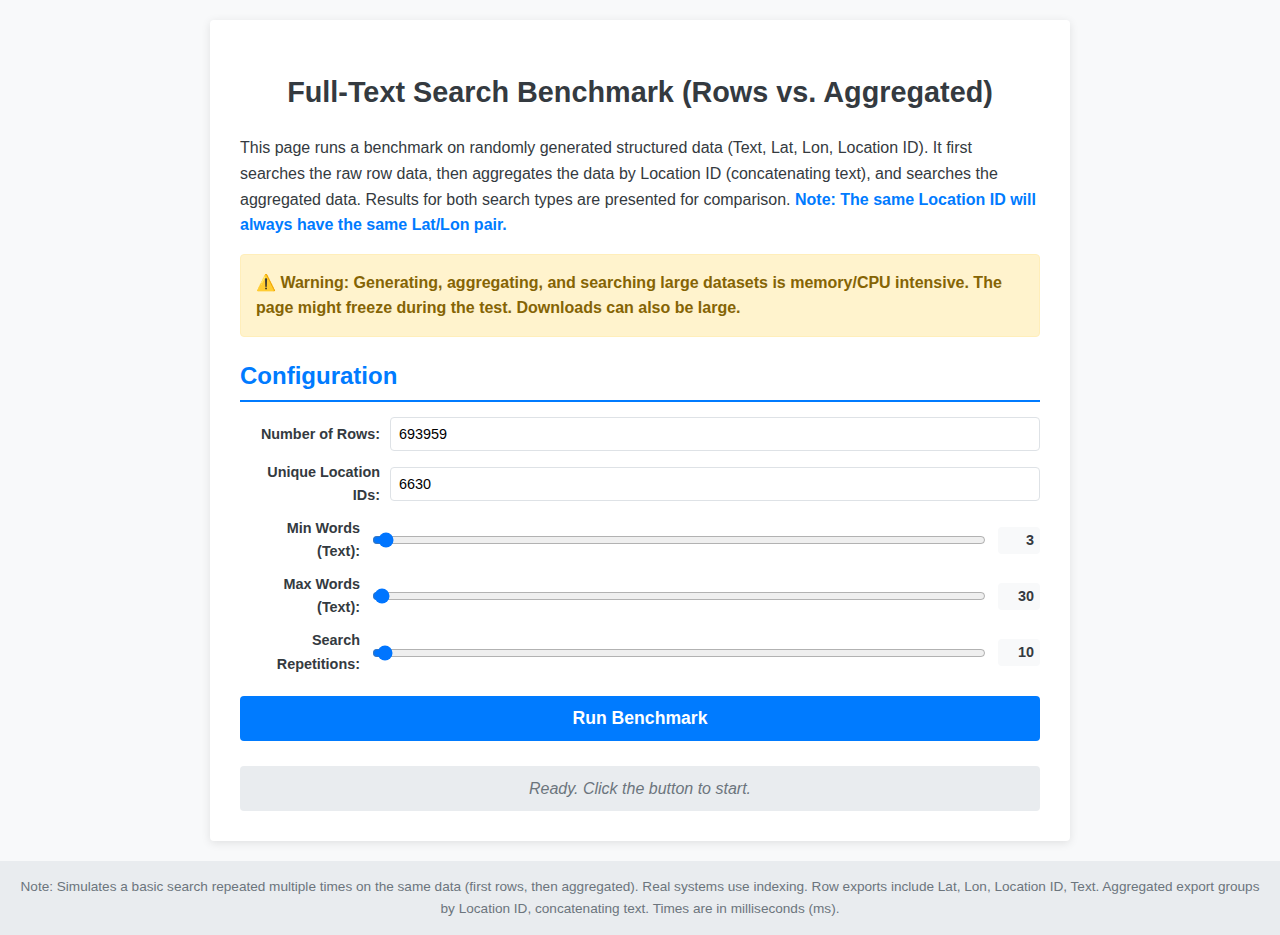
<file: full_text_search_benchmark/index.html>
<!DOCTYPE html>
<html lang="en">
<head>
    <meta charset="UTF-8">
    <meta name="viewport" content="width=device-width, initial-scale=1.0">
    <title>Full-Text Search Benchmark (Rows vs. Aggregated) in JS</title>
    <style>
        /* --- Base Styles, Container, Header, p, hr --- */
        :root { /* ... colors etc ... */
            --primary-color: #007bff; --secondary-color: #6c757d; --success-color: #28a745; --warning-color: #ffc107; --danger-color: #dc3545; --light-color: #f8f9fa; --dark-color: #343a40; --border-color: #dee2e6; --font-family-sans-serif: -apple-system, BlinkMacSystemFont, "Segoe UI", Roboto, "Helvetica Neue", Arial, sans-serif; --border-radius: 0.25rem;
        }
        body { /* ... basic body styles ... */
            font-family: var(--font-family-sans-serif); line-height: 1.6; background-color: var(--light-color); color: var(--dark-color); margin: 0; padding: 0; display: flex; flex-direction: column; min-height: 100vh;
        }
        .container { /* ... container styles ... */
             width: 90%; max-width: 800px; margin: 20px auto; background-color: #fff; padding: 30px; border-radius: var(--border-radius); box-shadow: 0 2px 10px rgba(0,0,0,0.1); flex-grow: 1;
        }
        header h1 { /* ... header styles ... */
             color: var(--dark-color); text-align: center; margin-bottom: 20px; font-size: 1.8em;
        }
        p { margin-bottom: 1rem; }
        hr { border: 0; border-top: 1px solid var(--border-color); margin: 1.5rem 0; }

        /* --- Button Styles --- */
        button#runTestButton {
            display: block; width: 100%; padding: 12px 20px; font-size: 1.1em; font-weight: bold; color: #fff; background-color: var(--primary-color); border: none; border-radius: var(--border-radius); cursor: pointer; transition: background-color 0.2s ease, opacity 0.2s ease; margin-top: 20px;
        }
        button#runTestButton:hover:not(:disabled) { background-color: #0056b3; }
        button#runTestButton:disabled { background-color: var(--secondary-color); cursor: not-allowed; opacity: 0.7; }

        /* Download Buttons Style (Shared Styling) */
        .download-button {
            padding: 8px 15px;
            font-size: 0.9em;
            color: var(--primary-color);
            background-color: transparent;
            border: 1px solid var(--primary-color);
            border-radius: var(--border-radius);
            cursor: pointer;
            transition: background-color 0.2s ease, color 0.2s ease;
            margin-top: 5px; /* Adjusted margin */
            margin-right: 10px; /* Spacing between buttons */
            display: inline-block; /* Allow buttons side-by-side */
            width: fit-content; /* Size to content */
        }
        .download-button:last-of-type {
            margin-right: 0; /* No right margin for the last button */
        }
        .download-button:hover:not(:disabled) {
            background-color: var(--primary-color);
            color: #fff;
        }
        .download-button:disabled {
             color: var(--secondary-color);
             border-color: var(--secondary-color);
             cursor: not-allowed;
             opacity: 0.7;
        }
        /* Container for download buttons */
        #downloadButtonsContainer {
            margin-top: 15px; /* Spacing from table */
        }

        /* --- Sections & Configuration --- */
         .config-section, .results-section, .samples-section { margin-bottom: 25px; }
         .config-section h2, .results-section h2, .samples-section h2 { /* ... section header styles ... */
             margin-bottom: 15px; color: var(--primary-color); border-bottom: 2px solid var(--primary-color); padding-bottom: 5px;
         }
         .results-section h3 { /* Sub-heading for results types */
            margin-top: 1.2rem;
            margin-bottom: 0.8rem;
            color: var(--secondary-color);
            font-size: 1.1em;
            border-bottom: 1px dashed var(--border-color);
            padding-bottom: 3px;
         }
        .slider-container { /* ... slider styles ... */
             display: flex; align-items: center; margin-bottom: 10px; gap: 10px;
        }
        .slider-container label { flex-basis: 120px; text-align: right; font-weight: bold; font-size: 0.9em; } /* Adjusted flex-basis */
        .slider-container input[type="range"] { flex-grow: 1; cursor: pointer; }
        .slider-container output { font-weight: bold; min-width: 30px; text-align: right; background-color: var(--light-color); padding: 2px 6px; border-radius: var(--border-radius); font-size: 0.9em; }

         /* Input Field Configuration Style */
         .input-container {
             display: flex;
             align-items: center;
             margin-bottom: 10px;
             gap: 10px;
         }
         .input-container label {
             flex-basis: 140px; /* Increased basis to fit longer labels */
             text-align: right;
             font-weight: bold;
             font-size: 0.9em;
             flex-shrink: 0; /* Prevent label shrinking */
         }
         .input-container input[type="number"] {
             flex-grow: 1;
             padding: 8px;
             border: 1px solid var(--border-color);
             border-radius: var(--border-radius);
             font-size: 0.9em;
             min-width: 80px; /* Ensure input doesn't get too small */
         }

        /* --- Status & Results Styling --- */
        #statusMessage {
             font-style: italic; color: var(--secondary-color);
             padding: 10px; border-radius: var(--border-radius); margin-top: 15px;
             min-height: 1.5em; text-align: center; background-color: #e9ecef;
        }
        #results { /* ... results div styles ... */
             margin-top: 10px; padding: 15px; border: 1px solid var(--border-color); background-color: var(--light-color); border-radius: var(--border-radius); word-wrap: break-word;
        }
        #results p { margin-bottom: 0.5rem; line-height: 1.4; } /* Compact results */
        #results p:last-child { margin-bottom: 0; }
        #results strong { /* ... strong tag styles ... */
             display: inline-block; min-width: 210px; /* Increased width */ color: var(--dark-color); font-weight: 600;
        }
        #results .note { font-size: 0.85em; color: var(--secondary-color); margin-top: 0.8rem; }

        /* --- Samples Table Styling --- */
        #samplesContainer {
            margin-top: 15px;
            max-height: 250px; /* Limit height and add scroll */
            overflow-y: auto;
            border: 1px solid var(--border-color);
            border-radius: var(--border-radius);
        }
        #samplesTable {
            width: 100%;
            border-collapse: collapse;
            font-size: 0.9em;
        }
        #samplesTable th, #samplesTable td {
            border: 1px solid var(--border-color);
            padding: 6px 8px;
            text-align: left;
            vertical-align: top;
        }
        #samplesTable th {
            background-color: var(--light-color);
            position: sticky; /* Keep header visible on scroll */
            top: 0;
            z-index: 1;
        }
        #samplesTable td:nth-child(1), /* Lat */
        #samplesTable td:nth-child(2), /* Lon */
        #samplesTable td:nth-child(3) { /* ID */
            white-space: nowrap; /* Prevent wrapping */
        }
        #samplesTable td:nth-child(4) { /* Text */
             word-break: break-word; /* Allow long text to wrap */
        }

        /* --- Messages & Footer --- */
        .warning { /* ... warning styles ... */
             color: #856404; background-color: #fff3cd; border: 1px solid #ffeeba; padding: 15px; border-radius: var(--border-radius); font-weight: bold;
        }
        .info { color: var(--primary-color); font-weight: bold; }
        .error { color: var(--danger-color); font-weight: bold; }
        footer { /* ... footer styles ... */
             text-align: center; margin-top: auto; padding: 15px; font-size: 0.85em; color: var(--secondary-color); background-color: #e9ecef;
        }
    </style>
</head>
<body>

    <div class="container">
        <header>
            <h1>Full-Text Search Benchmark (Rows vs. Aggregated)</h1>
        </header>

        <p>
            This page runs a benchmark on randomly generated structured data (Text, Lat, Lon, Location ID).
            It first searches the raw row data, then aggregates the data by Location ID (concatenating text), and searches the aggregated data.
            Results for both search types are presented for comparison.
            <span class="info">Note: The same Location ID will always have the same Lat/Lon pair.</span>
        </p>
        <p class="warning">
            ⚠️ Warning: Generating, aggregating, and searching large datasets is memory/CPU intensive.
            The page might freeze during the test. Downloads can also be large.
        </p>

        <section class="config-section">
             <h2>Configuration</h2>

             <!-- Number of Rows Input -->
             <div class="input-container">
                 <label for="numRows">Number of Rows:</label>
                 <input type="number" id="numRows" name="numRows" min="1" max="10000000" value="693959" step="1000"> <!-- Default reduced for quicker testing -->
             </div>

             <!-- Unique Location IDs Input -->
             <div class="input-container">
                 <label for="numUniqueLocations">Unique Location IDs:</label>
                 <input type="number" id="numUniqueLocations" name="numUniqueLocations" min="1" max="100000" value="6630" step="10"> <!-- Default reduced -->
             </div>

             <!-- Text Length Sliders -->
             <div class="slider-container">
                 <label for="minWords">Min Words (Text):</label>
                 <input type="range" id="minWords" name="minWords" min="1" max="199" value="3" step="1">
                 <output for="minWords" id="minWordsOutput">3</output>
             </div>
             <div class="slider-container">
                 <label for="maxWords">Max Words (Text):</label>
                 <input type="range" id="maxWords" name="maxWords" min="2" max="10000" value="30" step="1">
                 <output for="maxWords" id="maxWordsOutput">30</output>
             </div>
             <!-- Search Repetitions Slider -->
             <div class="slider-container">
                <label for="searchReps">Search Repetitions:</label>
                <input type="range" id="searchReps" name="searchReps" min="1" max="1000" value="10" step="1">
                <output for="searchReps" id="searchRepsOutput">10</output>
            </div>
             <button id="runTestButton">Run Benchmark</button>
        </section>

        <!-- Status message div -->
        <div id="statusMessage">Ready. Click the button to start.</div>

        <section class="results-section" style="display: none;">
            <h2>Benchmark Results</h2>
            <div id="results"></div> <!-- Results will be injected here -->
        </section>

        <section class="samples-section" style="display: none;">
            <h2>Sample Generated Data (First 5 Rows)</h2>
            <!-- Table Structure -->
            <div id="samplesContainer">
                <table id="samplesTable">
                    <thead>
                        <tr>
                            <th>Lat</th>
                            <th>Lon</th>
                            <th>Location ID</th>
                            <th>Text</th>
                        </tr>
                    </thead>
                    <tbody id="samplesTableBody"></tbody>
                </table>
            </div>
            <!-- Download Buttons -->
            <div id="downloadButtonsContainer" style="display: none;">
                 <button id="downloadDataCsvButton" class="download-button">Download Rows (CSV)</button>
                 <button id="downloadDataJsonButton" class="download-button">Download Rows (JSON)</button>
                 <button id="downloadAggregatedJsonButton" class="download-button">Download Aggregated (JSON)</button>
            </div>
        </section>

    </div>

    <footer>
        Note: Simulates a basic search repeated multiple times on the same data (first rows, then aggregated). Real systems use indexing. Row exports include Lat, Lon, Location ID, Text. Aggregated export groups by Location ID, concatenating text. Times are in milliseconds (ms).
    </footer>

    <script>
        // --- DOM Elements ---
        const runTestButton = document.getElementById('runTestButton');
        const resultsDiv = document.getElementById('results');
        const statusMessageDiv = document.getElementById('statusMessage');
        const samplesTableBody = document.getElementById('samplesTableBody');
        const resultsSection = document.querySelector('.results-section');
        const samplesSection = document.querySelector('.samples-section');
        const minWordsSlider = document.getElementById('minWords');
        const maxWordsSlider = document.getElementById('maxWords');
        const searchRepsSlider = document.getElementById('searchReps');
        const minWordsOutput = document.getElementById('minWordsOutput');
        const maxWordsOutput = document.getElementById('maxWordsOutput');
        const searchRepsOutput = document.getElementById('searchRepsOutput');
        const downloadButtonsContainer = document.getElementById('downloadButtonsContainer');
        const downloadDataCsvButton = document.getElementById('downloadDataCsvButton');
        const downloadDataJsonButton = document.getElementById('downloadDataJsonButton');
        const downloadAggregatedJsonButton = document.getElementById('downloadAggregatedJsonButton');
        const numRowsInput = document.getElementById('numRows');
        const numUniqueLocationsInput = document.getElementById('numUniqueLocations');

        // --- Configuration ---
        let NUM_ENTRIES = parseInt(numRowsInput.value, 10);
        let NUM_UNIQUE_LOCATIONS = parseInt(numUniqueLocationsInput.value, 10);
        const SEARCH_TERM = "social";
        const VOCABULARY = ["the", "a", "is", "of", "and", "to", "in", "it", "that", "this", "post", "like", "share", "comment", "user", "test", "data", "hello", "world", "quick", "brown", "fox", "jumps", "over", "lazy", "dog", "social", "media", "update", "status", "random", "text", "example", "search", "query", "performance", "entry", "some", "more", "words", "for", "variety", "browser", "javascript", "code", "run", "simple", "algorithm", "benchmark", "performance", "speed", "cpu", "memory", "database", "index", "querying"];

        // --- State Variables ---
        let generatedData = null; // Stores row-based data
        let aggregatedGeneratedData = null; // Stores aggregated data
        let uniqueLocationsData = null; // Store the pre-generated unique locations
        let currentMinWords = parseInt(minWordsSlider.value, 10);
        let currentMaxWords = parseInt(maxWordsSlider.value, 10);
        let currentSearchReps = parseInt(searchRepsSlider.value, 10);

        // --- Slider Logic (unchanged) ---
        minWordsOutput.textContent = currentMinWords;
        maxWordsOutput.textContent = currentMaxWords;
        searchRepsOutput.textContent = currentSearchReps;
        minWordsSlider.oninput = function() { /* ... */
            currentMinWords = parseInt(this.value, 10);
            minWordsOutput.textContent = currentMinWords;
            if (currentMinWords >= currentMaxWords) {
                currentMaxWords = currentMinWords + 1;
                if (currentMaxWords > parseInt(maxWordsSlider.max, 10)) {
                    currentMaxWords = parseInt(maxWordsSlider.max, 10);
                    if (currentMinWords >= currentMaxWords) {
                         currentMinWords = currentMaxWords -1;
                         this.value = currentMinWords;
                         minWordsOutput.textContent = currentMinWords;
                    }
                }
                maxWordsSlider.value = currentMaxWords;
                maxWordsOutput.textContent = currentMaxWords;
            }
        };
        maxWordsSlider.oninput = function() { /* ... */
            currentMaxWords = parseInt(this.value, 10);
            maxWordsOutput.textContent = currentMaxWords;
            if (currentMaxWords <= currentMinWords) {
                currentMinWords = currentMaxWords - 1;
                if (currentMinWords < parseInt(minWordsSlider.min, 10)) {
                    currentMinWords = parseInt(minWordsSlider.min, 10);
                    if (currentMaxWords <= currentMinWords) {
                        currentMaxWords = currentMinWords + 1;
                        this.value = currentMaxWords;
                        maxWordsOutput.textContent = currentMaxWords;
                    }
                }
                minWordsSlider.value = currentMinWords;
                minWordsOutput.textContent = currentMinWords;
            }
        };
        searchRepsSlider.oninput = function() { /* ... */
             currentSearchReps = parseInt(this.value, 10);
             searchRepsOutput.textContent = currentSearchReps;
        };
        numRowsInput.onchange = function() { /* ... */
             NUM_ENTRIES = parseInt(this.value, 10);
             if (isNaN(NUM_ENTRIES) || NUM_ENTRIES < 1) {
                 NUM_ENTRIES = 1; this.value = 1;
             }
        };
        numUniqueLocationsInput.onchange = function() { /* ... */
            NUM_UNIQUE_LOCATIONS = parseInt(this.value, 10);
             if (isNaN(NUM_UNIQUE_LOCATIONS) || NUM_UNIQUE_LOCATIONS < 1) {
                 NUM_UNIQUE_LOCATIONS = 1; this.value = 1;
             }
        };


        // --- Helper Functions ---
        function generateRandomText(minWords, maxWords, vocabulary) { /* ... */
             const actualMin = Math.min(minWords, maxWords);
             const actualMax = Math.max(minWords, maxWords);
             const numWords = Math.floor(Math.random() * (actualMax - actualMin + 1)) + actualMin;
             let text = [];
             for (let i = 0; i < numWords; i++) {
                 const randomIndex = Math.floor(Math.random() * vocabulary.length);
                 text.push(vocabulary[randomIndex]);
             }
             return text.join(" ");
        }
        function generateRandomLat() { return (Math.random() * 180 - 90).toFixed(5); }
        function generateRandomLon() { return (Math.random() * 360 - 180).toFixed(5); }
        function generateRandomLocationId(existingIds = new Set()) { /* ... */
            let id;
            do {
                id = '';
                for (let i = 0; i < 10; i++) { id += Math.floor(Math.random() * 10); }
            } while (existingIds.has(id)); // Ensure uniqueness within the pre-generation step
            return id;
        }
        function escapeCsvField(field) { /* ... */
             if (field === null || field === undefined) { return ''; }
             const stringField = String(field);
             if (stringField.includes(',') || stringField.includes('\n') || stringField.includes('"')) {
                 const escapedField = stringField.replace(/"/g, '""');
                 return `"${escapedField}"`;
             }
             return stringField;
        }

        // --- Disable/Enable All Download Buttons ---
        function setDownloadButtonsDisabled(disabled) { /* ... */
            downloadDataCsvButton.disabled = disabled;
            downloadDataJsonButton.disabled = disabled;
            downloadAggregatedJsonButton.disabled = disabled;
        }

        // --- Data Aggregation Function ---
        function aggregateDataByLocation(rawData) {
            if (!rawData || rawData.length === 0) { return []; }

            const aggregatedData = new Map(); // Use a Map for efficient lookup
            rawData.forEach(item => {
                if (aggregatedData.has(item.location_id)) {
                    // Append text if location already exists
                    const existing = aggregatedData.get(item.location_id);
                    existing.text += " " + item.text; // Concatenate with a space
                } else {
                    // Add new location entry
                    aggregatedData.set(item.location_id, {
                        location_id: item.location_id,
                        lat: item.lat,
                        lon: item.lon,
                        text: item.text // Start with the first text encountered
                    });
                }
            });
            return Array.from(aggregatedData.values()); // Convert Map values to an array
        }

        // --- Download Function (CSV - Rows) ---
        function downloadDataAsCsv() { /* ... (unchanged) ... */
            if (!generatedData || generatedData.length === 0) { alert('No data generated.'); return; }
            setDownloadButtonsDisabled(true);
            setTimeout(() => {
                try {
                    const csvHeader = "lat,lon,location_id,text\n";
                    const csvRows = generatedData.map(item => `${item.lat},${item.lon},${item.location_id},${escapeCsvField(item.text)}`);
                    const csvString = csvHeader + csvRows.join("\n");
                    const blob = new Blob([csvString], { type: 'text/csv;charset=utf-8;' });
                    const url = URL.createObjectURL(blob);
                    const link = document.createElement("a");
                    link.setAttribute("href", url); link.setAttribute("download", `benchmark_data_rows_${generatedData.length}_entries.csv`);
                    link.style.visibility = 'hidden'; document.body.appendChild(link); link.click(); document.body.removeChild(link); URL.revokeObjectURL(url);
                } catch (e) { console.error("Error creating CSV download file:", e); alert('Failed to prepare CSV download.'); }
                finally { setDownloadButtonsDisabled(false); }
            }, 10);
        }

        // --- Download Function (JSON - Rows) ---
        function downloadDataAsJson() { /* ... (unchanged) ... */
            if (!generatedData || generatedData.length === 0) { alert('No data generated.'); return; }
            setDownloadButtonsDisabled(true);
            setTimeout(() => {
                try {
                    const jsonString = JSON.stringify(generatedData, null, 2); // Pretty print
                    const blob = new Blob([jsonString], { type: 'application/json;charset=utf-8;' });
                    const url = URL.createObjectURL(blob);
                    const link = document.createElement("a");
                    link.setAttribute("href", url); link.setAttribute("download", `benchmark_data_rows_${generatedData.length}_entries.json`);
                    link.style.visibility = 'hidden'; document.body.appendChild(link); link.click(); document.body.removeChild(link); URL.revokeObjectURL(url);
                } catch (e) { console.error("Error creating JSON download file:", e); alert('Failed to prepare JSON download.'); }
                finally { setDownloadButtonsDisabled(false); }
            }, 10);
        }

         // --- Download Function (JSON - Aggregated by Location ID) ---
        function downloadAggregatedJson() {
            // Uses the globally stored aggregated data if available, otherwise generates it
            let dataToDownload = aggregatedGeneratedData; // Try using already aggregated data first

            if (!dataToDownload) {
                if (!generatedData || generatedData.length === 0) {
                    alert('No row data generated yet to aggregate.'); return;
                }
                 // Aggregate on the fly if needed
                 statusMessageDiv.innerHTML = '<span class="info">Aggregating data for download...</span>';
                 setDownloadButtonsDisabled(true);
                 setTimeout(() => { // Allow UI update
                    try {
                        dataToDownload = aggregateDataByLocation(generatedData);
                         if (!dataToDownload || dataToDownload.length === 0) {
                            alert('Aggregation resulted in empty data.');
                            statusMessageDiv.innerHTML = 'Aggregation failed or produced no data.';
                            setDownloadButtonsDisabled(false);
                            return;
                         }
                         proceedWithAggregatedDownload(dataToDownload);
                    } catch (e) {
                        console.error("Error during on-the-fly aggregation for download:", e);
                        alert('Failed to aggregate data for download.');
                        statusMessageDiv.innerHTML = '<span class="error">Aggregation for download failed.</span>';
                        setDownloadButtonsDisabled(false);
                    }
                 }, 10);
                 return; // Exit, download will happen in the timeout callback
            }

            // Proceed immediately if aggregated data already exists
            proceedWithAggregatedDownload(dataToDownload);
        }

        // Helper for the actual aggregated download logic
        function proceedWithAggregatedDownload(aggregatedArray) {
             if (!aggregatedArray || aggregatedArray.length === 0) { alert('No aggregated data to download.'); return; }
             setDownloadButtonsDisabled(true);
             setTimeout(() => {
                try {
                    const jsonString = JSON.stringify(aggregatedArray, null, 2); // Pretty print
                    const blob = new Blob([jsonString], { type: 'application/json;charset=utf-8;' });
                    const url = URL.createObjectURL(blob);
                    const link = document.createElement("a");
                    link.setAttribute("href", url);
                    link.setAttribute("download", `benchmark_data_aggregated_${aggregatedArray.length}_locations.json`);
                    link.style.visibility = 'hidden';
                    document.body.appendChild(link);
                    link.click();
                    document.body.removeChild(link);
                    URL.revokeObjectURL(url);
                    // Reset status only if it was changed for on-the-fly aggregation
                    if (statusMessageDiv.textContent.includes('Aggregating data for download')) {
                       statusMessageDiv.innerHTML = "Benchmark complete.";
                    }
                } catch (e) {
                    console.error("Error creating aggregated JSON download file:", e);
                    alert('Failed to prepare aggregated JSON download.');
                } finally {
                    setDownloadButtonsDisabled(false);
                }
            }, 10); // Short timeout for consistency
        }


        // --- Main Benchmark Function ---
        function runBenchmark() {
            // --- UI Updates Start ---
            generatedData = null; // Clear previous data
            aggregatedGeneratedData = null; // Clear previous aggregated data
            uniqueLocationsData = null;
            resultsDiv.innerHTML = '';
            samplesTableBody.innerHTML = '';
            resultsSection.style.display = 'none';
            samplesSection.style.display = 'none';
            downloadButtonsContainer.style.display = 'none';
            setDownloadButtonsDisabled(true);
            statusMessageDiv.innerHTML = '<span class="info">Running benchmark... Please wait (UI may freeze).</span>';
            runTestButton.disabled = true;
            minWordsSlider.disabled = true;
            maxWordsSlider.disabled = true;
            searchRepsSlider.disabled = true;
            numRowsInput.disabled = true;
            numUniqueLocationsInput.disabled = true;

            setTimeout(() => {
                // --- Benchmark Variables ---
                let dataBuffer = [];
                let actualNumEntries = 0;
                let actualUniqueLocations = 0;
                let generationDuration = 0;
                let generationError = null;
                let aggregationDuration = 0;
                let aggregationError = null;
                const searchTermLower = SEARCH_TERM.toLowerCase();
                const reps = currentSearchReps;

                // Row search results
                let searchDurations = [];
                let totalSearchTime = 0;
                let minSearchTime = Infinity;
                let maxSearchTime = 0;
                let avgSearchTime = 0;
                let totalMatchesFound = 0;

                // Aggregated search results
                let aggregatedSearchDurations = [];
                let totalAggregatedSearchTime = 0;
                let minAggregatedSearchTime = Infinity;
                let maxAggregatedSearchTime = 0;
                let avgAggregatedSearchTime = 0;
                let totalAggregatedMatchesFound = 0;
                let actualAggregatedCount = 0;


                // --- Read Config ---
                const minW = currentMinWords;
                const maxW = currentMaxWords;
                NUM_ENTRIES = parseInt(numRowsInput.value, 10);
                NUM_UNIQUE_LOCATIONS = parseInt(numUniqueLocationsInput.value, 10);

                 // Validate NUM_UNIQUE_LOCATIONS
                 if (isNaN(NUM_UNIQUE_LOCATIONS) || NUM_UNIQUE_LOCATIONS < 1) {
                     NUM_UNIQUE_LOCATIONS = 1;
                     numUniqueLocationsInput.value = 1;
                 }
                 if (NUM_UNIQUE_LOCATIONS > NUM_ENTRIES) {
                    console.warn("Number of unique locations cannot exceed total rows. Using total rows as unique count.");
                    NUM_UNIQUE_LOCATIONS = NUM_ENTRIES;
                    numUniqueLocationsInput.value = NUM_UNIQUE_LOCATIONS;
                 }

                // --- Generation Phase ---
                 statusMessageDiv.innerHTML = '<span class="info">Generating data...</span>';
                try {
                    const genStartTime = performance.now();
                    const tempUniqueLocations = [];
                    const generatedIds = new Set();
                    for (let i = 0; i < NUM_UNIQUE_LOCATIONS; i++) {
                        const id = generateRandomLocationId(generatedIds);
                        generatedIds.add(id);
                        tempUniqueLocations.push({
                            location_id: id,
                            lat: generateRandomLat(),
                            lon: generateRandomLon()
                        });
                    }
                    uniqueLocationsData = tempUniqueLocations;
                    actualUniqueLocations = uniqueLocationsData.length;

                    for (let i = 0; i < NUM_ENTRIES; i++) {
                        const locationIndex = i % actualUniqueLocations;
                        const selectedLocation = uniqueLocationsData[locationIndex];
                        dataBuffer.push({
                            lat: selectedLocation.lat,
                            lon: selectedLocation.lon,
                            location_id: selectedLocation.location_id,
                            text: generateRandomText(minW, maxW, VOCABULARY)
                        });
                    }
                    actualNumEntries = dataBuffer.length;
                    generatedData = dataBuffer;
                    const genEndTime = performance.now();
                    generationDuration = genEndTime - genStartTime;

                    // Display samples & Show/Enable Download Buttons
                    if (actualNumEntries > 0) {
                         samplesSection.style.display = 'block';
                         const sampleCount = Math.min(5, actualNumEntries);
                         samplesTableBody.innerHTML = ''; // Clear previous samples
                         for(let i = 0; i < sampleCount; i++) {
                             const item = generatedData[i];
                             const row = samplesTableBody.insertRow();
                             row.insertCell(0).textContent = item.lat;
                             row.insertCell(1).textContent = item.lon;
                             row.insertCell(2).textContent = item.location_id;
                             row.insertCell(3).textContent = item.text;
                         }
                         downloadButtonsContainer.style.display = 'block';
                         // Don't enable download buttons yet, wait until full benchmark is done
                     }

                } catch (e) {
                    generationError = e;
                    console.error("Error during data generation:", e);
                    actualNumEntries = dataBuffer.length;
                    generatedData = dataBuffer; // Keep partially generated data if any
                    actualUniqueLocations = uniqueLocationsData ? uniqueLocationsData.length : 0;

                    // Handle fatal generation error
                    if (actualNumEntries === 0) {
                         resultsSection.style.display = 'block';
                         resultsDiv.innerHTML = `<p class="error"><strong>Error:</strong> Failed to generate any data.</p><p>Details: ${e.message}</p>`;
                         statusMessageDiv.innerHTML = '<span class="error">Benchmark failed: No data generated.</span>';
                         runTestButton.disabled = false; minWordsSlider.disabled = false; maxWordsSlider.disabled = false; searchRepsSlider.disabled = false; numRowsInput.disabled = false; numUniqueLocationsInput.disabled = false;
                         generatedData = null; aggregatedGeneratedData = null; uniqueLocationsData = null;
                         return; // Stop benchmark
                    }
                    // If partial data exists, continue but note the error
                    samplesSection.style.display = 'block'; // Show partial samples
                     const sampleCount = Math.min(5, actualNumEntries);
                     samplesTableBody.innerHTML = '';
                     for(let i = 0; i < sampleCount; i++) { /* ... add rows ... */
                        const item = generatedData[i]; const row = samplesTableBody.insertRow();
                        row.insertCell(0).textContent = item.lat; row.insertCell(1).textContent = item.lon; row.insertCell(2).textContent = item.location_id; row.insertCell(3).textContent = item.text;
                     }
                     downloadButtonsContainer.style.display = 'block';
                }


                // --- Row-Based Search Phase ---
                if (actualNumEntries > 0) {
                    statusMessageDiv.innerHTML = '<span class="info">Running search on row data...</span>';
                    totalSearchTime = 0; searchDurations = []; minSearchTime = Infinity; maxSearchTime = 0;

                    for (let run = 0; run < reps; run++) {
                        let matchCount = 0;
                        const searchStartTime = performance.now();
                        for (let i = 0; i < actualNumEntries; i++) {
                            // Check if text exists and includes the term (robustness)
                            if (generatedData[i] && generatedData[i].text && generatedData[i].text.toLowerCase().includes(searchTermLower)) {
                                matchCount++;
                            }
                        }
                        const searchEndTime = performance.now();
                        const duration = searchEndTime - searchStartTime;
                        searchDurations.push(duration);
                        totalSearchTime += duration;
                        minSearchTime = Math.min(minSearchTime, duration);
                        maxSearchTime = Math.max(maxSearchTime, duration);
                        if (run === 0) { totalMatchesFound = matchCount; }
                    }
                    if (reps > 0) { avgSearchTime = totalSearchTime / reps; }
                     else { avgSearchTime = 0; minSearchTime = 0; maxSearchTime = 0; }
                }


                // --- Aggregation Phase ---
                if (actualNumEntries > 0 && !generationError) { // Don't aggregate if generation failed completely
                     statusMessageDiv.innerHTML = '<span class="info">Aggregating data...</span>';
                     try {
                        const aggStartTime = performance.now();
                        aggregatedGeneratedData = aggregateDataByLocation(generatedData);
                        const aggEndTime = performance.now();
                        aggregationDuration = aggEndTime - aggStartTime;
                        actualAggregatedCount = aggregatedGeneratedData.length;
                     } catch(e) {
                        aggregationError = e;
                        console.error("Error during data aggregation:", e);
                        aggregatedGeneratedData = null; // Ensure it's null if aggregation failed
                        actualAggregatedCount = 0;
                     }
                }


                // --- Aggregated Search Phase ---
                if (aggregatedGeneratedData && aggregatedGeneratedData.length > 0) {
                    statusMessageDiv.innerHTML = '<span class="info">Running search on aggregated data...</span>';
                    totalAggregatedSearchTime = 0; aggregatedSearchDurations = []; minAggregatedSearchTime = Infinity; maxAggregatedSearchTime = 0;

                    for (let run = 0; run < reps; run++) {
                        let aggMatchCount = 0;
                        const aggSearchStartTime = performance.now();
                        for (let i = 0; i < actualAggregatedCount; i++) {
                            // Check if text exists and includes the term
                            if (aggregatedGeneratedData[i] && aggregatedGeneratedData[i].text && aggregatedGeneratedData[i].text.toLowerCase().includes(searchTermLower)) {
                                aggMatchCount++;
                            }
                        }
                        const aggSearchEndTime = performance.now();
                        const duration = aggSearchEndTime - aggSearchStartTime;
                        aggregatedSearchDurations.push(duration);
                        totalAggregatedSearchTime += duration;
                        minAggregatedSearchTime = Math.min(minAggregatedSearchTime, duration);
                        maxAggregatedSearchTime = Math.max(maxAggregatedSearchTime, duration);
                        if (run === 0) { totalAggregatedMatchesFound = aggMatchCount; }
                    }
                     if (reps > 0) { avgAggregatedSearchTime = totalAggregatedSearchTime / reps; }
                     else { avgAggregatedSearchTime = 0; minAggregatedSearchTime = 0; maxAggregatedSearchTime = 0; }
                }

                // --- Display Results ---
                statusMessageDiv.innerHTML = "Benchmark complete.";
                resultsSection.style.display = 'block';
                resultsDiv.innerHTML = `
                    <p><strong>Target Rows (Configured):</strong> ${NUM_ENTRIES.toLocaleString()}</p>
                    <p><strong>Target Unique Locations:</strong> ${parseInt(numUniqueLocationsInput.value, 10).toLocaleString()}</p>
                    <p><strong>Actual Rows Generated:</strong> ${actualNumEntries.toLocaleString()}</p>
                    <p><strong>Actual Unique Locations:</strong> ${actualUniqueLocations.toLocaleString()}</p>
                    <p><strong>Text Word Count Range:</strong> ${minW} - ${maxW}</p>
                    <p><strong>Searched Term (in text):</strong> "${SEARCH_TERM}"</p>
                    <p><strong>Search Repetitions:</strong> ${reps}</p>
                    <hr style="margin: 1rem 0;">
                    <p><strong>Data Generation Time:</strong> ${generationDuration.toFixed(2)} ms ${generationError ? `<span class="error">(Halted early: ${generationError.message})</span>` : ''}</p>
                    <p><strong>Data Aggregation Time:</strong> ${aggregationDuration.toFixed(2)} ms ${aggregationError ? `<span class="error">(Failed: ${aggregationError.message})</span>` : `(${actualAggregatedCount.toLocaleString()} aggregated items)`}</p>

                    <h3>Row-Based Search Results</h3>
                    ${actualNumEntries > 0 ? `
                        <p><strong>Total Row Search Time (${reps} runs):</strong> ${totalSearchTime.toFixed(2)} ms</p>
                        <p><strong>Average Row Search Time:</strong> ${avgSearchTime.toFixed(2)} ms</p>
                        <p><strong>Min Row Search Time:</strong> ${minSearchTime.toFixed(2)} ms</p>
                        <p><strong>Max Row Search Time:</strong> ${maxSearchTime.toFixed(2)} ms</p>
                        <p><strong>Matches Found (per run):</strong> ${totalMatchesFound.toLocaleString()}</p>
                    ` : `
                        <p><strong>Row Search:</strong> N/A (No data or generation failed)</p>
                    `}

                    <h3>Aggregated Search Results</h3>
                     ${actualAggregatedCount > 0 ? `
                        <p><strong>Total Aggregated Search Time (${reps} runs):</strong> ${totalAggregatedSearchTime.toFixed(2)} ms</p>
                        <p><strong>Average Aggregated Search Time:</strong> ${avgAggregatedSearchTime.toFixed(2)} ms</p>
                        <p><strong>Min Aggregated Search Time:</strong> ${minAggregatedSearchTime.toFixed(2)} ms</p>
                        <p><strong>Max Aggregated Search Time:</strong> ${maxAggregatedSearchTime.toFixed(2)} ms</p>
                        <p><strong>Matches Found (per run):</strong> ${totalAggregatedMatchesFound.toLocaleString()}</p>
                    ` : `
                        <p><strong>Aggregated Search:</strong> N/A ${aggregationError ? '(Aggregation failed)' : '(No data aggregated)'}</p>
                    `}
                `;

                // --- UI Updates End ---
                runTestButton.disabled = false;
                minWordsSlider.disabled = false;
                maxWordsSlider.disabled = false;
                searchRepsSlider.disabled = false;
                numRowsInput.disabled = false;
                numUniqueLocationsInput.disabled = false;
                setDownloadButtonsDisabled(false); // Enable download buttons now

            }, 50); // Timeout allows initial UI updates
        }

        // --- Attach Event Listeners ---
        runTestButton.addEventListener('click', runBenchmark);
        downloadDataCsvButton.addEventListener('click', downloadDataAsCsv);
        downloadDataJsonButton.addEventListener('click', downloadDataAsJson);
        downloadAggregatedJsonButton.addEventListener('click', downloadAggregatedJson);

    </script>

</body>
</html>
</file>
